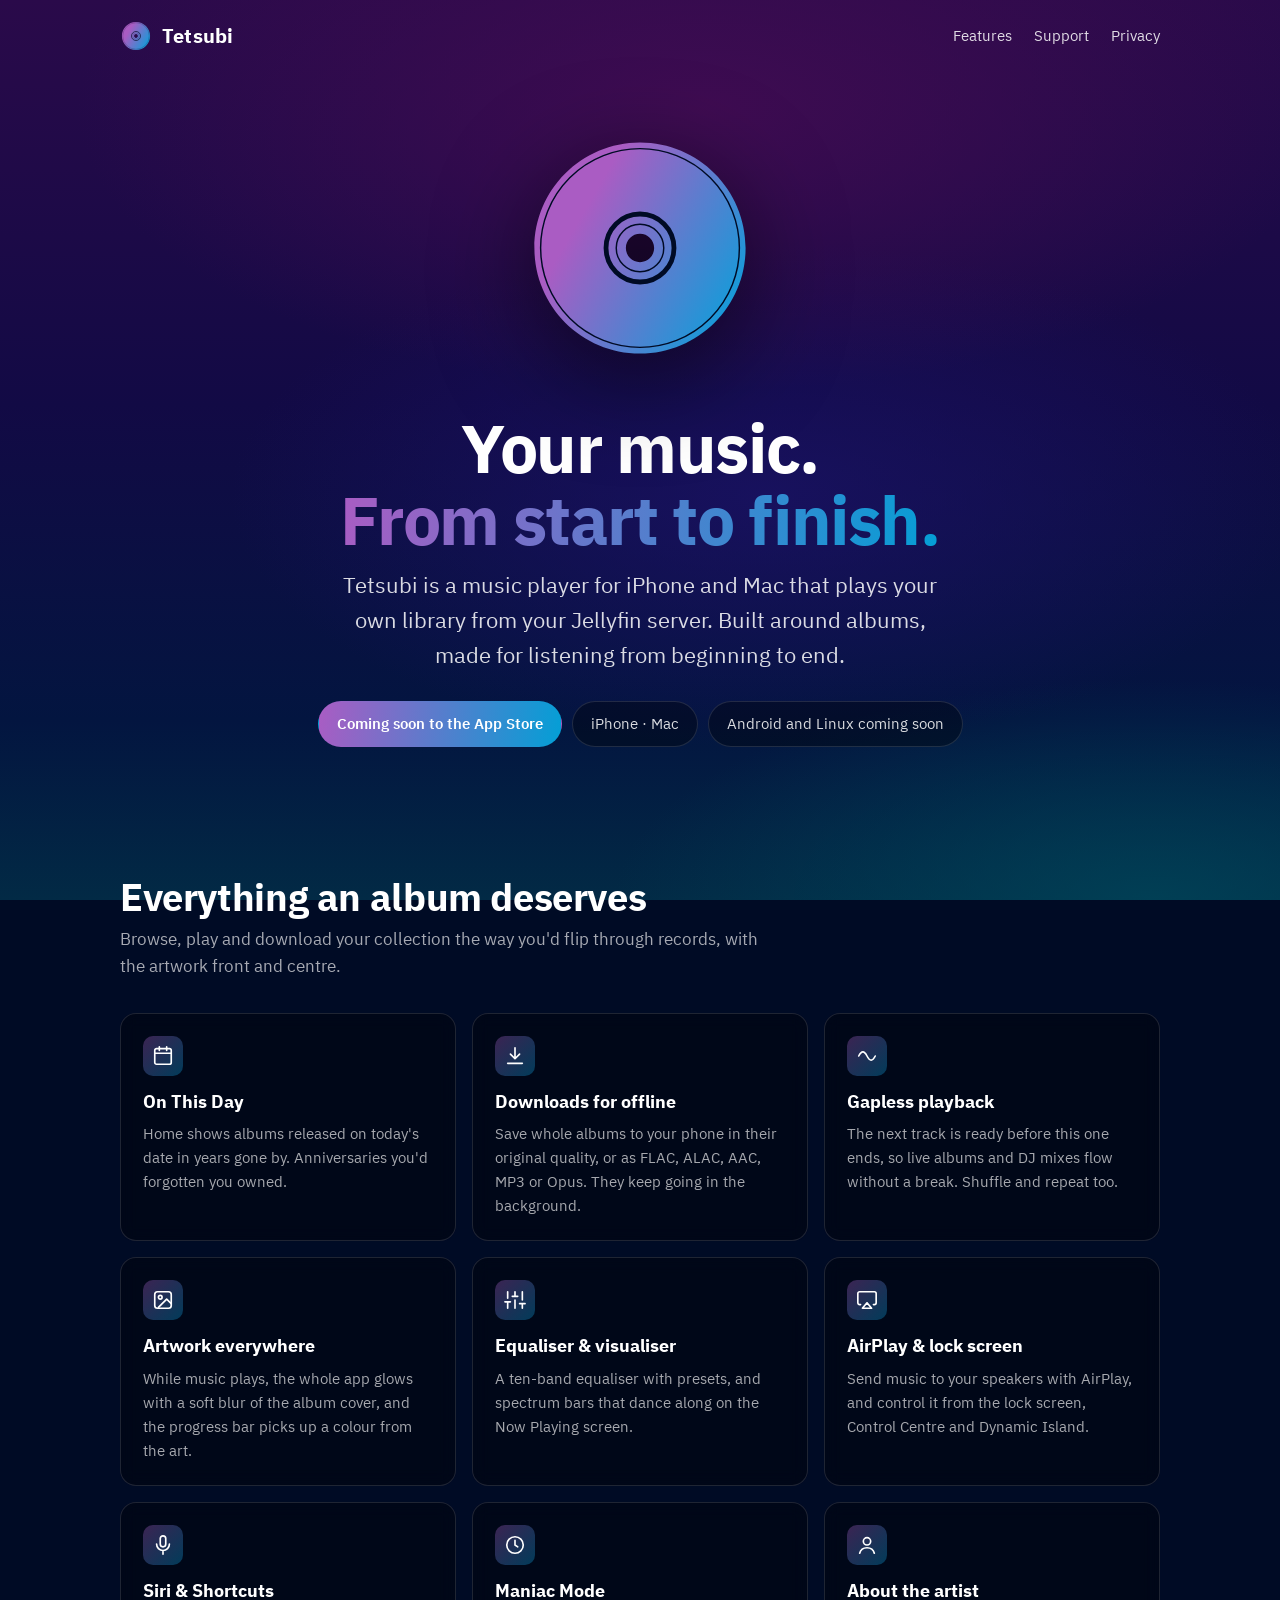
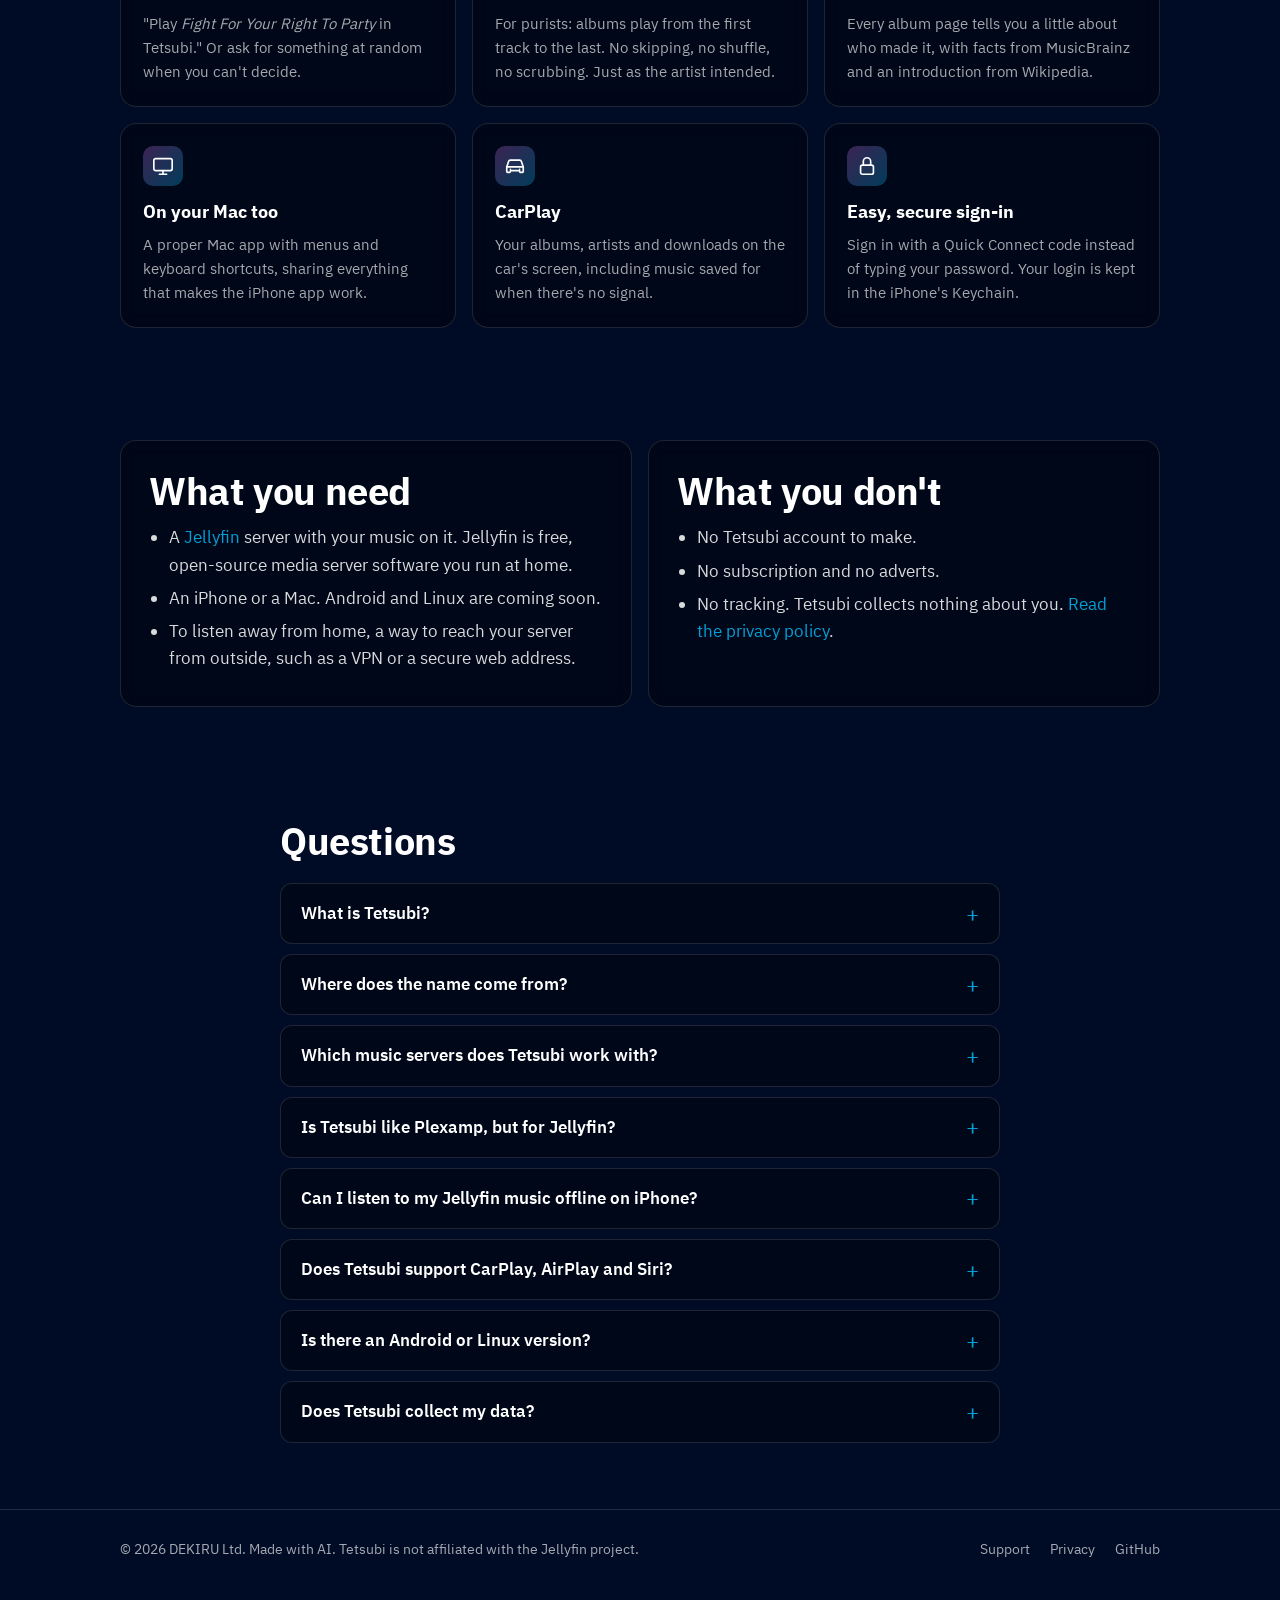
<file: index.html>
<!doctype html>
<html lang="en-GB">
<head>
  <meta charset="utf-8">
  <meta name="viewport" content="width=device-width, initial-scale=1">
  <title>Tetsubi — music player for Jellyfin on iPhone and Mac</title>
  <meta name="description" content="Tetsubi is a music player for iPhone and Mac that plays your own music library from your Jellyfin server. Album-first, offline downloads, gapless playback, no accounts and no tracking.">
  <meta name="robots" content="index, follow, max-image-preview:large">
  <link rel="canonical" href="https://tetsubi.app/">
  <meta name="theme-color" content="#000b25">
  <meta name="application-name" content="Tetsubi">
  <meta property="og:type" content="website">
  <meta property="og:site_name" content="Tetsubi">
  <meta property="og:locale" content="en_GB">
  <meta property="og:url" content="https://tetsubi.app/">
  <meta property="og:title" content="Tetsubi — music player for Jellyfin on iPhone and Mac">
  <meta property="og:description" content="Tetsubi is a music player for iPhone and Mac that plays your own music library from your Jellyfin server. Album-first, offline downloads, gapless playback, no accounts and no tracking.">
  <meta property="og:image" content="https://tetsubi.app/assets/social-card.png?v=2">
  <meta property="og:image:width" content="1200">
  <meta property="og:image:height" content="630">
  <meta property="og:image:alt" content="Tetsubi: Your music. From start to finish. A music player for Jellyfin on iPhone and Mac. Coming soon to the App Store; Android and Linux coming soon.">
  <meta name="twitter:card" content="summary_large_image">
  <meta name="twitter:title" content="Tetsubi — music player for Jellyfin on iPhone and Mac">
  <meta name="twitter:description" content="Tetsubi is a music player for iPhone and Mac that plays your own music library from your Jellyfin server. Album-first, offline downloads, gapless playback, no accounts and no tracking.">
  <meta name="twitter:image" content="https://tetsubi.app/assets/social-card.png?v=2">
  <link rel="alternate" type="text/plain" title="Tetsubi summary for AI assistants" href="https://tetsubi.app/llms.txt">
  <link rel="icon" href="favicon.ico" sizes="any">
  <link rel="icon" href="favicon.svg?v=2" type="image/svg+xml">
  <link rel="apple-touch-icon" href="assets/apple-touch-icon.png">
  <link rel="stylesheet" href="styles.css">
  <script type="application/ld+json">
  {
    "@context": "https://schema.org",
    "@graph": [
      {
        "@type": "Organization",
        "@id": "https://tetsubi.app/#org",
        "name": "DEKIRU",
        "legalName": "DEKIRU Ltd",
        "url": "https://tetsubi.app/"
      },
      {
        "@type": "WebSite",
        "@id": "https://tetsubi.app/#site",
        "name": "Tetsubi",
        "url": "https://tetsubi.app/",
        "publisher": {
          "@id": "https://tetsubi.app/#org"
        },
        "inLanguage": "en-GB",
        "about": {
          "@id": "https://tetsubi.app/#app"
        }
      },
      {
        "@type": "SoftwareApplication",
        "@id": "https://tetsubi.app/#app",
        "name": "Tetsubi",
        "alternateName": [
          "Tetsubi for Jellyfin",
          "Tetsubi music player"
        ],
        "description": "Tetsubi is a music player for iPhone and Mac that plays your own music library from your Jellyfin server, with offline album downloads, gapless playback, an equaliser, AirPlay, Siri and a Mac app.",
        "applicationCategory": "MultimediaApplication",
        "applicationSubCategory": "Music player",
        "operatingSystem": "iOS, macOS",
        "url": "https://tetsubi.app/",
        "image": "https://tetsubi.app/assets/app-icon-512.png",
        "screenshot": "https://tetsubi.app/assets/social-card.png?v=2",
        "publisher": {
          "@id": "https://tetsubi.app/#org"
        },
        "author": {
          "@id": "https://tetsubi.app/#org"
        },
        "inLanguage": "en-GB",
        "keywords": "Jellyfin music player, Jellyfin client, Jellyfin iOS app, Jellyfin Mac app, offline music, FLAC, gapless playback, self-hosted music",
        "featureList": [
          "Streams music from your own Jellyfin server",
          "Quick Connect sign-in",
          "Album downloads for offline listening (original, FLAC, ALAC, AAC, MP3, Opus, WAV)",
          "Gapless playback, shuffle and repeat",
          "On This Day album anniversaries",
          "Blurred album-art backgrounds",
          "10-band equaliser and visualiser",
          "AirPlay, lock-screen and Dynamic Island controls",
          "Siri and Shortcuts",
          "Maniac Mode: albums play start to finish",
          "Artist information from MusicBrainz and Wikipedia",
          "Mac app",
          "CarPlay"
        ],
        "privacyPolicy": "https://tetsubi.app/privacy.html"
      },
      {
        "@type": "FAQPage",
        "@id": "https://tetsubi.app/#faq",
        "mainEntity": [
          {
            "@type": "Question",
            "name": "What is Tetsubi?",
            "acceptedAnswer": {
              "@type": "Answer",
              "text": "Tetsubi is a music player app for iPhone and Mac that plays music from a Jellyfin server. It's a Jellyfin music client: it streams your own music library from your server, and downloads albums to your device so you can listen offline."
            }
          },
          {
            "@type": "Question",
            "name": "Where does the name come from?",
            "acceptedAnswer": {
              "@type": "Answer",
              "text": "The name comes from the Japanese saying 徹頭徹尾 (hiragana: てっとうてつび; Hepburn: tettō tetsubi), which means \"from beginning to end\". We chose it because that's how Tetsubi is meant to be listened to: albums played all the way through, from the first track to the last."
            }
          },
          {
            "@type": "Question",
            "name": "Which music servers does Tetsubi work with?",
            "acceptedAnswer": {
              "@type": "Answer",
              "text": "Jellyfin. Tetsubi is made for Jellyfin servers and signs in with Jellyfin's Quick Connect or a Jellyfin username and password. It doesn't connect to Plex, Emby, Navidrome or Subsonic servers."
            }
          },
          {
            "@type": "Question",
            "name": "Is Tetsubi like Plexamp, but for Jellyfin?",
            "acceptedAnswer": {
              "@type": "Answer",
              "text": "In spirit, yes. Plexamp is Plex's music app; Tetsubi brings the same album-first feel to Jellyfin, with blurred album-art backgrounds, gapless playback and a Now Playing screen built around the cover. Tetsubi isn't made by or connected with Plex."
            }
          },
          {
            "@type": "Question",
            "name": "Can I listen to my Jellyfin music offline on iPhone?",
            "acceptedAnswer": {
              "@type": "Answer",
              "text": "Yes. Download any album in Tetsubi and it plays with no connection, including on the lock screen with its artwork. Downloads can keep their original quality (such as FLAC) or be converted to ALAC, AAC, MP3, Opus or WAV."
            }
          },
          {
            "@type": "Question",
            "name": "Does Tetsubi support CarPlay, AirPlay and Siri?",
            "acceptedAnswer": {
              "@type": "Answer",
              "text": "Yes, all three."
            }
          },
          {
            "@type": "Question",
            "name": "Is there an Android or Linux version?",
            "acceptedAnswer": {
              "@type": "Answer",
              "text": "Yes, both are in the works and coming soon. Tetsubi is available for iPhone and Mac first."
            }
          },
          {
            "@type": "Question",
            "name": "Does Tetsubi collect my data?",
            "acceptedAnswer": {
              "@type": "Answer",
              "text": "No. There's no Tetsubi account, no analytics and no adverts. The app talks only to your own Jellyfin server, plus MusicBrainz, Wikidata and Wikipedia for artist information. See the privacy policy."
            }
          }
        ]
      }
    ]
  }
  </script>
</head>
<body>
  <header class="site-header">
    <div class="wrap">
      <a class="brand" href="./"><img src="assets/disc.svg?v=2" alt="">Tetsubi</a>
      <nav class="site-nav">
        <a href="./#features">Features</a>
        <a href="support.html">Support</a>
        <a href="privacy.html">Privacy</a>
      </nav>
    </div>
  </header>

  <main>
    <div class="hero">
      <div class="wrap">
        <img class="disc" src="assets/disc.svg?v=2" alt="The Tetsubi app icon: a pink-to-blue disc" width="240" height="240">
        <h1>Your music.<br><span class="grad">From start to finish.</span></h1>
        <p class="lede">Tetsubi is a music player for iPhone and Mac that plays your own library from your Jellyfin server. Built around albums, made for listening from beginning to end.</p>
        <div class="badges">
          <span class="pill primary">Coming soon to the App Store</span>
          <span class="pill">iPhone · Mac</span>
          <span class="pill">Android and Linux coming soon</span>
        </div>
      </div>
    </div>

    <section id="features">
      <div class="wrap">
        <h2>Everything an album deserves</h2>
        <p class="section-intro">Browse, play and download your collection the way you'd flip through records, with the artwork front and centre.</p>
        <div class="grid">
          <div class="card">
            <div class="icon"><svg viewBox="0 0 24 24"><rect x="3" y="4" width="18" height="17" rx="2"/><path d="M3 9h18M8 2v4M16 2v4"/></svg></div>
            <h3>On This Day</h3>
            <p>Home shows albums released on today's date in years gone by. Anniversaries you'd forgotten you owned.</p>
          </div>
          <div class="card">
            <div class="icon"><svg viewBox="0 0 24 24"><path d="M12 3v12M7 10l5 5 5-5M4 20h16"/></svg></div>
            <h3>Downloads for offline</h3>
            <p>Save whole albums to your phone in their original quality, or as FLAC, ALAC, AAC, MP3 or Opus. They keep going in the background.</p>
          </div>
          <div class="card">
            <div class="icon"><svg viewBox="0 0 24 24"><path d="M3 12c3-6 6-6 9 0s6 6 9 0"/></svg></div>
            <h3>Gapless playback</h3>
            <p>The next track is ready before this one ends, so live albums and DJ mixes flow without a break. Shuffle and repeat too.</p>
          </div>
          <div class="card">
            <div class="icon"><svg viewBox="0 0 24 24"><rect x="3" y="3" width="18" height="18" rx="3"/><circle cx="9" cy="9" r="2"/><path d="M21 16l-5-5-9 9"/></svg></div>
            <h3>Artwork everywhere</h3>
            <p>While music plays, the whole app glows with a soft blur of the album cover, and the progress bar picks up a colour from the art.</p>
          </div>
          <div class="card">
            <div class="icon"><svg viewBox="0 0 24 24"><path d="M4 21v-7M4 10V3M12 21v-9M12 8V3M20 21v-5M20 12V3M1 14h6M9 8h6M17 16h6"/></svg></div>
            <h3>Equaliser &amp; visualiser</h3>
            <p>A ten-band equaliser with presets, and spectrum bars that dance along on the Now Playing screen.</p>
          </div>
          <div class="card">
            <div class="icon"><svg viewBox="0 0 24 24"><path d="M5 17H4a2 2 0 0 1-2-2V5a2 2 0 0 1 2-2h16a2 2 0 0 1 2 2v10a2 2 0 0 1-2 2h-1"/><path d="M12 15l5 6H7z"/></svg></div>
            <h3>AirPlay &amp; lock screen</h3>
            <p>Send music to your speakers with AirPlay, and control it from the lock screen, Control Centre and Dynamic Island.</p>
          </div>
          <div class="card">
            <div class="icon"><svg viewBox="0 0 24 24"><rect x="9" y="2" width="6" height="12" rx="3"/><path d="M5 11a7 7 0 0 0 14 0M12 18v4"/></svg></div>
            <h3>Siri &amp; Shortcuts</h3>
            <p>"Play <em>Fight For Your Right To Party</em> in Tetsubi." Or ask for something at random when you can't decide.</p>
          </div>
          <div class="card">
            <div class="icon"><svg viewBox="0 0 24 24"><circle cx="12" cy="12" r="9"/><path d="M12 7v5l3 2"/></svg></div>
            <h3>Maniac Mode</h3>
            <p>For purists: albums play from the first track to the last. No skipping, no shuffle, no scrubbing. Just as the artist intended.</p>
          </div>
          <div class="card">
            <div class="icon"><svg viewBox="0 0 24 24"><circle cx="12" cy="8" r="4"/><path d="M4 21c1-4 4.5-6 8-6s7 2 8 6"/></svg></div>
            <h3>About the artist</h3>
            <p>Every album page tells you a little about who made it, with facts from MusicBrainz and an introduction from Wikipedia.</p>
          </div>
          <div class="card">
            <div class="icon"><svg viewBox="0 0 24 24"><rect x="2" y="4" width="20" height="13" rx="2"/><path d="M8 21h8M12 17v4"/></svg></div>
            <h3>On your Mac too</h3>
            <p>A proper Mac app with menus and keyboard shortcuts, sharing everything that makes the iPhone app work.</p>
          </div>
          <div class="card">
            <div class="icon"><svg viewBox="0 0 24 24"><path d="M3 13l2-6a2 2 0 0 1 2-1.4h10A2 2 0 0 1 19 7l2 6v5a1 1 0 0 1-1 1h-2a1 1 0 0 1-1-1v-1H7v1a1 1 0 0 1-1 1H4a1 1 0 0 1-1-1z"/><path d="M3 13h18M7 15.5h.01M17 15.5h.01"/></svg></div>
            <h3>CarPlay</h3>
            <p>Your albums, artists and downloads on the car's screen, including music saved for when there's no signal.</p>
          </div>
          <div class="card">
            <div class="icon"><svg viewBox="0 0 24 24"><rect x="5" y="11" width="14" height="10" rx="2"/><path d="M8 11V7a4 4 0 0 1 8 0v4"/></svg></div>
            <h3>Easy, secure sign-in</h3>
            <p>Sign in with a Quick Connect code instead of typing your password. Your login is kept in the iPhone's Keychain.</p>
          </div>
        </div>
      </div>
    </section>

    <section>
      <div class="wrap">
        <div class="split">
          <div class="card">
            <h2>What you need</h2>
            <ul>
              <li>A <a href="https://jellyfin.org/">Jellyfin</a> server with your music on it. Jellyfin is free, open-source media server software you run at home.</li>
              <li>An iPhone or a Mac. Android and Linux are coming soon.</li>
              <li>To listen away from home, a way to reach your server from outside, such as a VPN or a secure web address.</li>
            </ul>
          </div>
          <div class="card">
            <h2>What you don't</h2>
            <ul>
              <li>No Tetsubi account to make.</li>
              <li>No subscription and no adverts.</li>
              <li>No tracking. Tetsubi collects nothing about you. <a href="privacy.html">Read the privacy policy</a>.</li>
            </ul>
          </div>
        </div>
      </div>
    </section>

    <section id="faq" class="faq">
      <div class="wrap">
        <h2>Questions</h2>

        <details>
          <summary>What is Tetsubi?</summary>
          <div>
            <p>Tetsubi is a music player app for iPhone and Mac that plays music from a Jellyfin server. It's a Jellyfin music client: it streams your own music library from your server, and downloads albums to your device so you can listen offline.</p>
          </div>
        </details>

        <details>
          <summary>Where does the name come from?</summary>
          <div>
            <p>The name comes from the Japanese saying <span lang="ja">徹頭徹尾</span> (hiragana: <span lang="ja">てっとうてつび</span>; Hepburn: <i lang="ja-Latn">tettō tetsubi</i>), which means "from beginning to end". We chose it because that's how Tetsubi is meant to be listened to: albums played all the way through, from the first track to the last.</p>
          </div>
        </details>

        <details>
          <summary>Which music servers does Tetsubi work with?</summary>
          <div>
            <p>Jellyfin. Tetsubi is made for Jellyfin servers and signs in with Jellyfin's Quick Connect or a Jellyfin username and password. It doesn't connect to Plex, Emby, Navidrome or Subsonic servers.</p>
          </div>
        </details>

        <details>
          <summary>Is Tetsubi like Plexamp, but for Jellyfin?</summary>
          <div>
            <p>In spirit, yes. Plexamp is Plex's music app; Tetsubi brings the same album-first feel to Jellyfin, with blurred album-art backgrounds, gapless playback and a Now Playing screen built around the cover. Tetsubi isn't made by or connected with Plex.</p>
          </div>
        </details>

        <details>
          <summary>Can I listen to my Jellyfin music offline on iPhone?</summary>
          <div>
            <p>Yes. Download any album in Tetsubi and it plays with no connection, including on the lock screen with its artwork. Downloads can keep their original quality (such as FLAC) or be converted to ALAC, AAC, MP3, Opus or WAV.</p>
          </div>
        </details>

        <details>
          <summary>Does Tetsubi support CarPlay, AirPlay and Siri?</summary>
          <div>
            <p>Yes, all three.</p>
          </div>
        </details>

        <details>
          <summary>Is there an Android or Linux version?</summary>
          <div>
            <p>Yes, both are in the works and coming soon. Tetsubi is available for iPhone and Mac first.</p>
          </div>
        </details>

        <details>
          <summary>Does Tetsubi collect my data?</summary>
          <div>
            <p>No. There's no Tetsubi account, no analytics and no adverts. The app talks only to your own Jellyfin server, plus MusicBrainz, Wikidata and Wikipedia for artist information. See the <a href="privacy.html">privacy policy</a>.</p>
          </div>
        </details>
      </div>
    </section>
  </main>

  <footer class="site-footer">
    <div class="wrap">
      <span>© 2026 DEKIRU Ltd. Made with AI. Tetsubi is not affiliated with the Jellyfin project.</span>
      <nav>
        <a href="support.html">Support</a>
        <a href="privacy.html">Privacy</a>
        <a href="https://github.com/tetsubi-app">GitHub</a>
      </nav>
    </div>
  </footer>
</body>
</html>
</file>
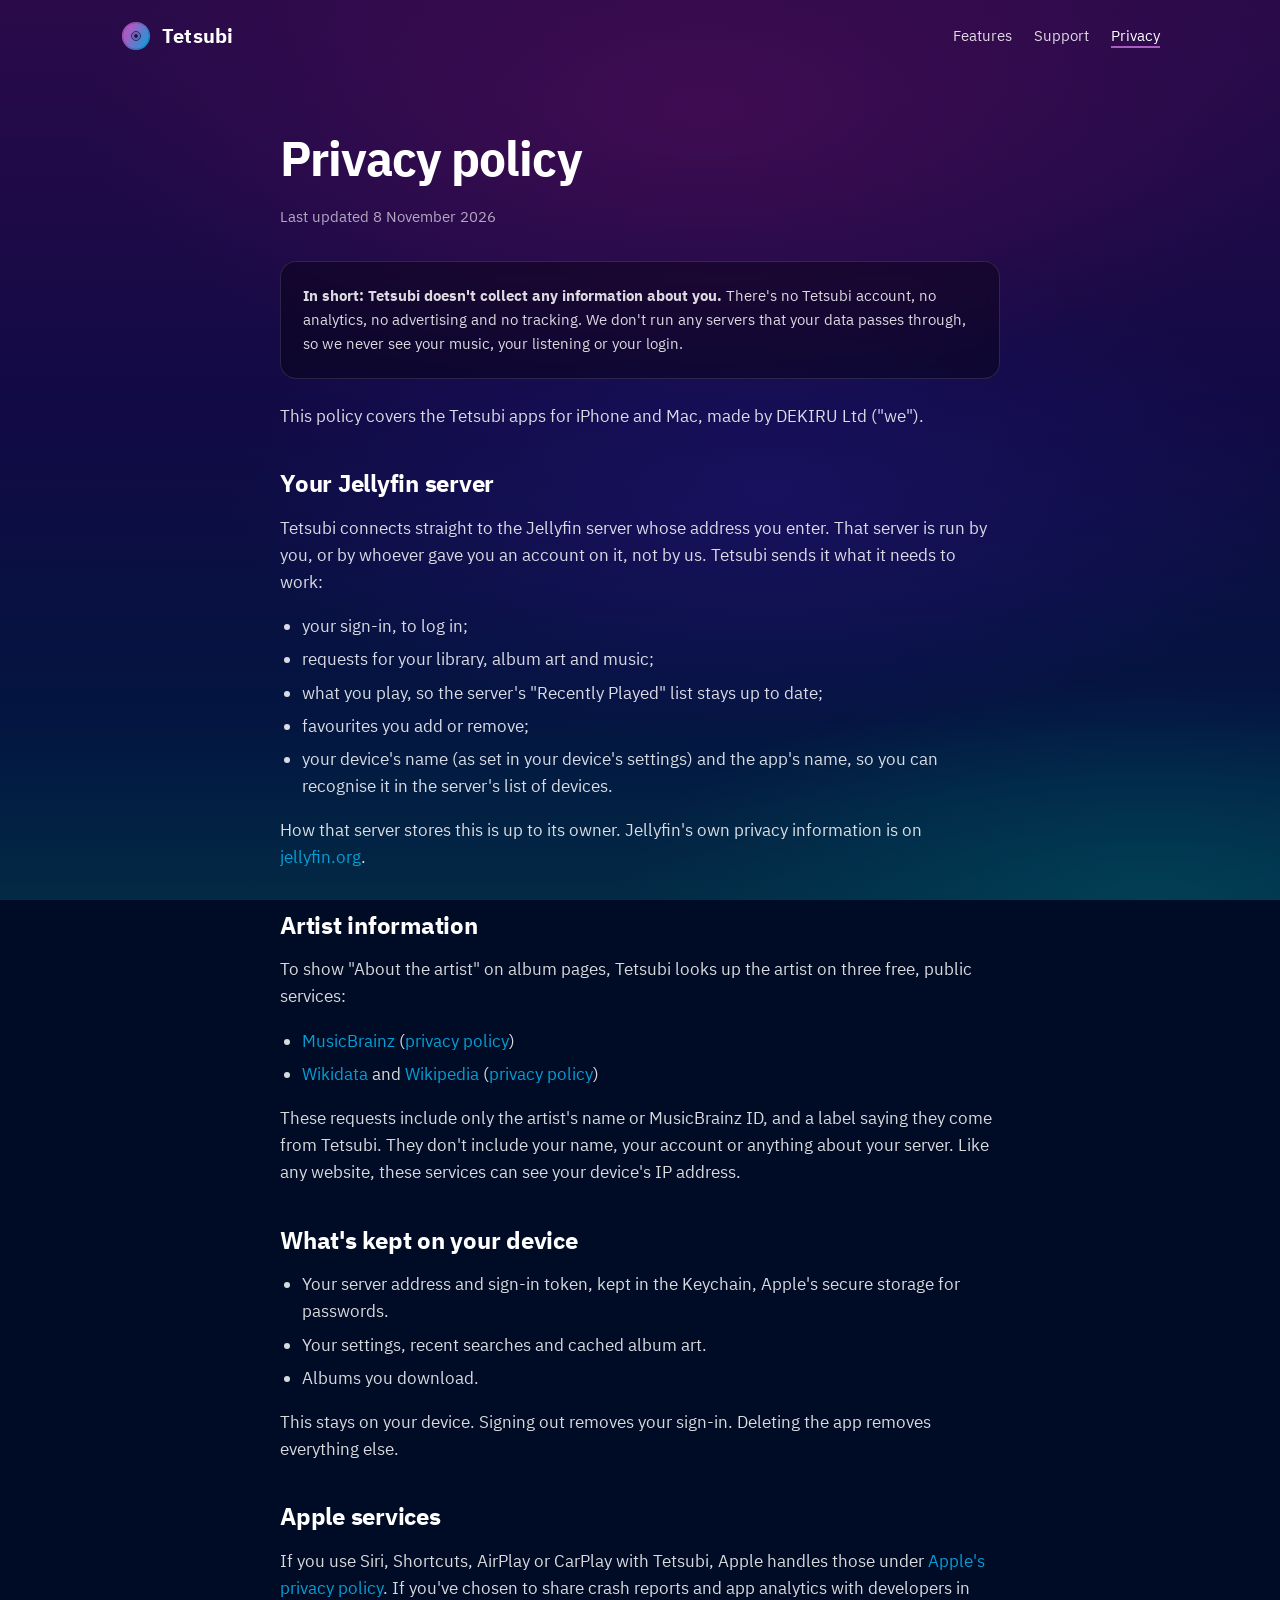
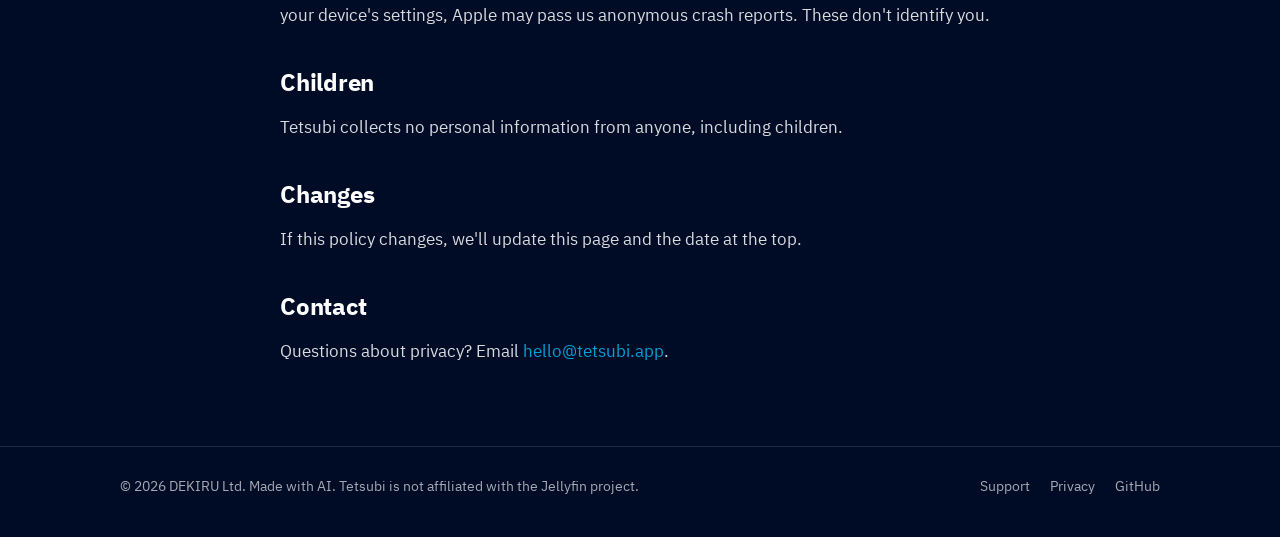
<file: privacy.html>
<!doctype html>
<html lang="en-GB">
<head>
  <meta charset="utf-8">
  <meta name="viewport" content="width=device-width, initial-scale=1">
  <title>Privacy policy — Tetsubi, the Jellyfin music player</title>
  <meta name="description" content="Tetsubi's privacy policy. Tetsubi collects no personal data: it talks only to your own Jellyfin server, plus MusicBrainz, Wikidata and Wikipedia for artist information.">
  <meta name="robots" content="index, follow, max-image-preview:large">
  <link rel="canonical" href="https://tetsubi.app/privacy.html">
  <meta name="theme-color" content="#000b25">
  <meta name="application-name" content="Tetsubi">
  <meta property="og:type" content="website">
  <meta property="og:site_name" content="Tetsubi">
  <meta property="og:locale" content="en_GB">
  <meta property="og:url" content="https://tetsubi.app/privacy.html">
  <meta property="og:title" content="Privacy policy — Tetsubi, the Jellyfin music player">
  <meta property="og:description" content="Tetsubi's privacy policy. Tetsubi collects no personal data: it talks only to your own Jellyfin server, plus MusicBrainz, Wikidata and Wikipedia for artist information.">
  <meta property="og:image" content="https://tetsubi.app/assets/social-card.png?v=2">
  <meta property="og:image:width" content="1200">
  <meta property="og:image:height" content="630">
  <meta property="og:image:alt" content="Tetsubi: Your music. From start to finish. A music player for Jellyfin on iPhone and Mac. Coming soon to the App Store; Android and Linux coming soon.">
  <meta name="twitter:card" content="summary_large_image">
  <meta name="twitter:title" content="Privacy policy — Tetsubi, the Jellyfin music player">
  <meta name="twitter:description" content="Tetsubi's privacy policy. Tetsubi collects no personal data: it talks only to your own Jellyfin server, plus MusicBrainz, Wikidata and Wikipedia for artist information.">
  <meta name="twitter:image" content="https://tetsubi.app/assets/social-card.png?v=2">
  <link rel="alternate" type="text/plain" title="Tetsubi summary for AI assistants" href="https://tetsubi.app/llms.txt">
  <link rel="icon" href="favicon.ico" sizes="any">
  <link rel="icon" href="favicon.svg?v=2" type="image/svg+xml">
  <link rel="apple-touch-icon" href="assets/apple-touch-icon.png">
  <link rel="stylesheet" href="styles.css">
  <script type="application/ld+json">
  {
    "@context": "https://schema.org",
    "@graph": [
      {
        "@type": "Organization",
        "@id": "https://tetsubi.app/#org",
        "name": "DEKIRU",
        "legalName": "DEKIRU Ltd",
        "url": "https://tetsubi.app/"
      },
      {
        "@type": "WebPage",
        "@id": "https://tetsubi.app/privacy.html",
        "name": "Tetsubi privacy policy",
        "about": {
          "@id": "https://tetsubi.app/#app"
        },
        "dateModified": "2026-11-08",
        "inLanguage": "en-GB"
      },
      {
        "@type": "BreadcrumbList",
        "itemListElement": [
          {
            "@type": "ListItem",
            "position": 1,
            "name": "Tetsubi",
            "item": "https://tetsubi.app/"
          },
          {
            "@type": "ListItem",
            "position": 2,
            "name": "Privacy policy",
            "item": "https://tetsubi.app/privacy.html"
          }
        ]
      }
    ]
  }
  </script>
</head>
<body>
  <header class="site-header">
    <div class="wrap">
      <a class="brand" href="./"><img src="assets/disc.svg?v=2" alt="">Tetsubi</a>
      <nav class="site-nav">
        <a href="./#features">Features</a>
        <a href="support.html">Support</a>
        <a href="privacy.html" aria-current="page">Privacy</a>
      </nav>
    </div>
  </header>

  <main class="page">
    <div class="wrap">
      <h1>Privacy policy</h1>
      <p class="updated">Last updated 8 November 2026</p>

      <div class="card">
        <p><strong>In short: Tetsubi doesn't collect any information about you.</strong> There's no Tetsubi account, no analytics, no advertising and no tracking. We don't run any servers that your data passes through, so we never see your music, your listening or your login.</p>
      </div>

      <p>This policy covers the Tetsubi apps for iPhone and Mac, made by DEKIRU Ltd ("we").</p>

      <h2>Your Jellyfin server</h2>
      <p>Tetsubi connects straight to the Jellyfin server whose address you enter. That server is run by you, or by whoever gave you an account on it, not by us. Tetsubi sends it what it needs to work:</p>
      <ul>
        <li>your sign-in, to log in;</li>
        <li>requests for your library, album art and music;</li>
        <li>what you play, so the server's "Recently Played" list stays up to date;</li>
        <li>favourites you add or remove;</li>
        <li>your device's name (as set in your device's settings) and the app's name, so you can recognise it in the server's list of devices.</li>
      </ul>
      <p>How that server stores this is up to its owner. Jellyfin's own privacy information is on <a href="https://jellyfin.org/">jellyfin.org</a>.</p>

      <h2>Artist information</h2>
      <p>To show "About the artist" on album pages, Tetsubi looks up the artist on three free, public services:</p>
      <ul>
        <li><a href="https://musicbrainz.org/">MusicBrainz</a> (<a href="https://metabrainz.org/privacy">privacy policy</a>)</li>
        <li><a href="https://www.wikidata.org/">Wikidata</a> and <a href="https://en.wikipedia.org/">Wikipedia</a> (<a href="https://foundation.wikimedia.org/wiki/Policy:Privacy_policy">privacy policy</a>)</li>
      </ul>
      <p>These requests include only the artist's name or MusicBrainz ID, and a label saying they come from Tetsubi. They don't include your name, your account or anything about your server. Like any website, these services can see your device's IP address.</p>

      <h2>What's kept on your device</h2>
      <ul>
        <li>Your server address and sign-in token, kept in the Keychain, Apple's secure storage for passwords.</li>
        <li>Your settings, recent searches and cached album art.</li>
        <li>Albums you download.</li>
      </ul>
      <p>This stays on your device. Signing out removes your sign-in. Deleting the app removes everything else.</p>

      <h2>Apple services</h2>
      <p>If you use Siri, Shortcuts, AirPlay or CarPlay with Tetsubi, Apple handles those under <a href="https://www.apple.com/legal/privacy/">Apple's privacy policy</a>. If you've chosen to share crash reports and app analytics with developers in your device's settings, Apple may pass us anonymous crash reports. These don't identify you.</p>

      <h2>Children</h2>
      <p>Tetsubi collects no personal information from anyone, including children.</p>

      <h2>Changes</h2>
      <p>If this policy changes, we'll update this page and the date at the top.</p>

      <h2>Contact</h2>
      <!-- TODO: replace with the real support email address before publishing. -->
      <p>Questions about privacy? Email <a href="mailto:hello@tetsubi.app">hello@tetsubi.app</a>.</p>
    </div>
  </main>

  <footer class="site-footer">
    <div class="wrap">
      <span>© 2026 DEKIRU Ltd. Made with AI. Tetsubi is not affiliated with the Jellyfin project.</span>
      <nav>
        <a href="support.html">Support</a>
        <a href="privacy.html">Privacy</a>
        <a href="https://github.com/tetsubi-app">GitHub</a>
      </nav>
    </div>
  </footer>
</body>
</html>
</file>
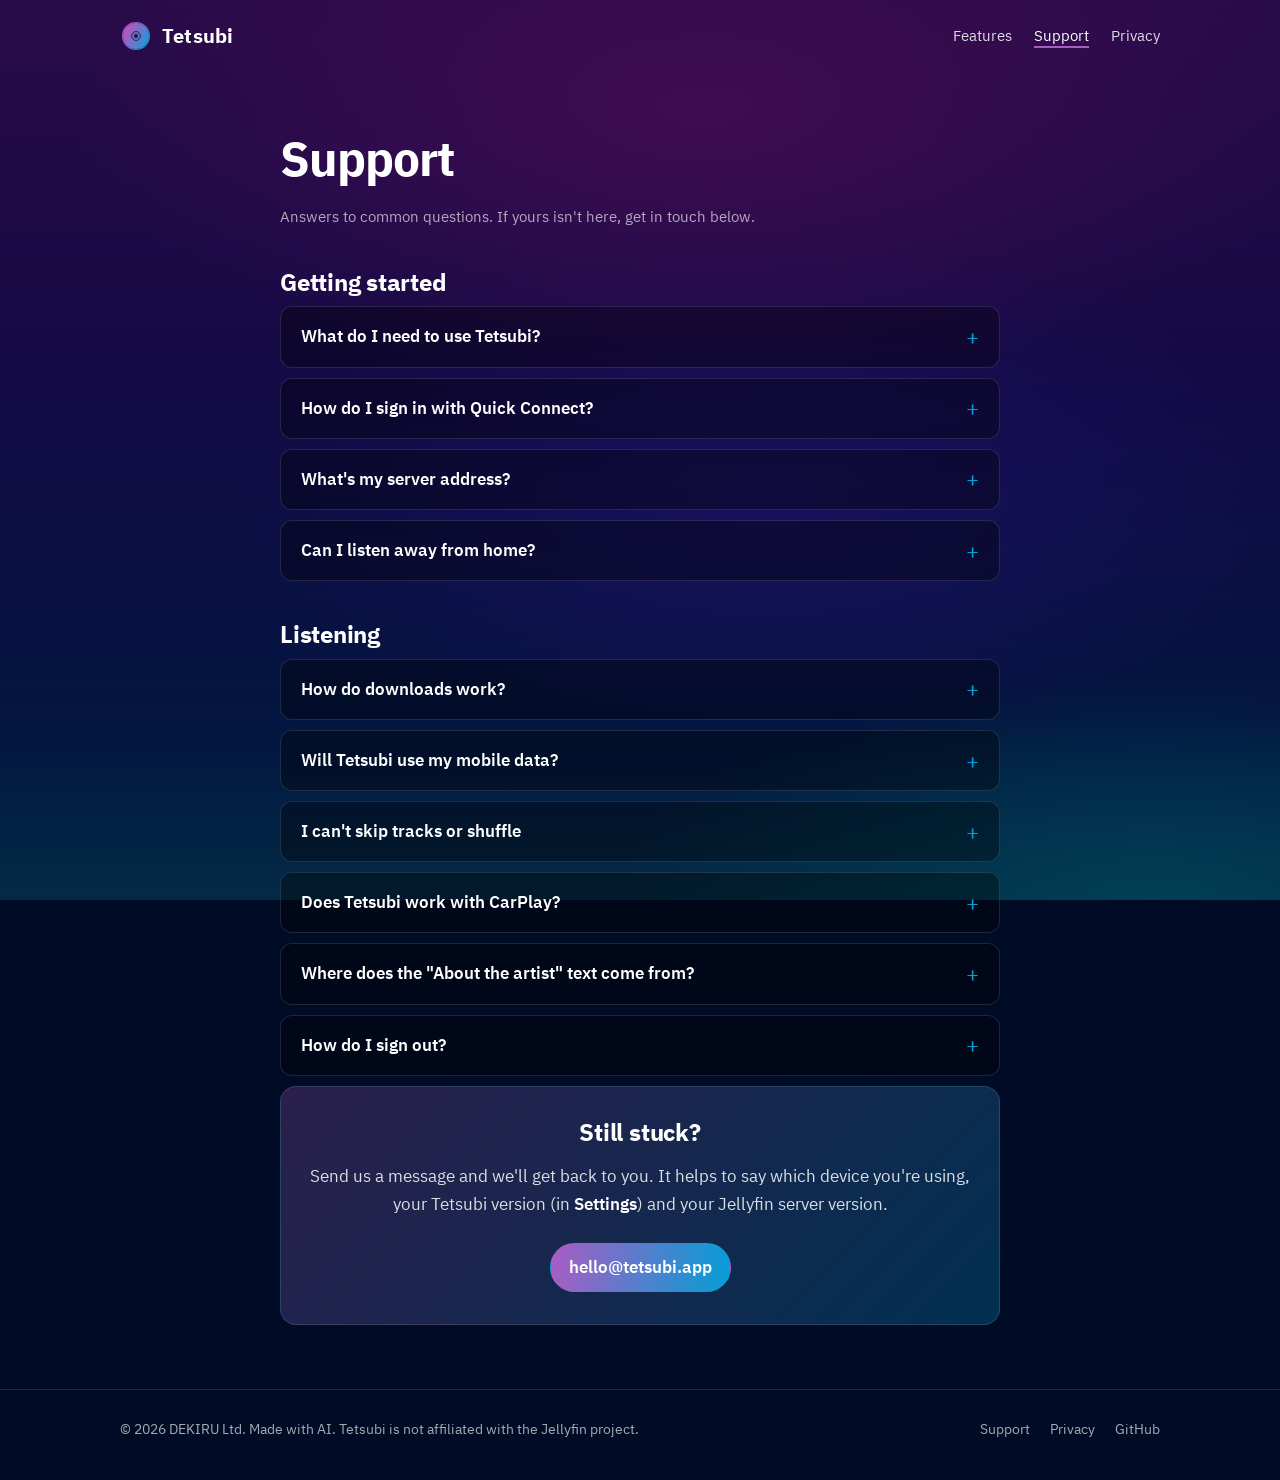
<file: support.html>
<!doctype html>
<html lang="en-GB">
<head>
  <meta charset="utf-8">
  <meta name="viewport" content="width=device-width, initial-scale=1">
  <title>Support — Tetsubi, the Jellyfin music player</title>
  <meta name="description" content="Help with Tetsubi, the Jellyfin music player for iPhone and Mac: signing in with Quick Connect, downloads, listening away from home, mobile data and how to get in touch.">
  <meta name="robots" content="index, follow, max-image-preview:large">
  <link rel="canonical" href="https://tetsubi.app/support.html">
  <meta name="theme-color" content="#000b25">
  <meta name="application-name" content="Tetsubi">
  <meta property="og:type" content="website">
  <meta property="og:site_name" content="Tetsubi">
  <meta property="og:locale" content="en_GB">
  <meta property="og:url" content="https://tetsubi.app/support.html">
  <meta property="og:title" content="Support — Tetsubi, the Jellyfin music player">
  <meta property="og:description" content="Help with Tetsubi, the Jellyfin music player for iPhone and Mac: signing in with Quick Connect, downloads, listening away from home, mobile data and how to get in touch.">
  <meta property="og:image" content="https://tetsubi.app/assets/social-card.png?v=2">
  <meta property="og:image:width" content="1200">
  <meta property="og:image:height" content="630">
  <meta property="og:image:alt" content="Tetsubi: Your music. From start to finish. A music player for Jellyfin on iPhone and Mac. Coming soon to the App Store; Android and Linux coming soon.">
  <meta name="twitter:card" content="summary_large_image">
  <meta name="twitter:title" content="Support — Tetsubi, the Jellyfin music player">
  <meta name="twitter:description" content="Help with Tetsubi, the Jellyfin music player for iPhone and Mac: signing in with Quick Connect, downloads, listening away from home, mobile data and how to get in touch.">
  <meta name="twitter:image" content="https://tetsubi.app/assets/social-card.png?v=2">
  <link rel="alternate" type="text/plain" title="Tetsubi summary for AI assistants" href="https://tetsubi.app/llms.txt">
  <link rel="icon" href="favicon.ico" sizes="any">
  <link rel="icon" href="favicon.svg?v=2" type="image/svg+xml">
  <link rel="apple-touch-icon" href="assets/apple-touch-icon.png">
  <link rel="stylesheet" href="styles.css">
  <script type="application/ld+json">
  {
    "@context": "https://schema.org",
    "@graph": [
      {
        "@type": "Organization",
        "@id": "https://tetsubi.app/#org",
        "name": "DEKIRU",
        "legalName": "DEKIRU Ltd",
        "url": "https://tetsubi.app/"
      },
      {
        "@type": "FAQPage",
        "@id": "https://tetsubi.app/support.html#faq",
        "name": "Tetsubi support",
        "about": {
          "@id": "https://tetsubi.app/#app"
        },
        "mainEntity": [
          {
            "@type": "Question",
            "name": "What do I need to use Tetsubi?",
            "acceptedAnswer": {
              "@type": "Answer",
              "text": "A Jellyfin server with a music library, and an account on it. Tetsubi doesn't supply any music: it plays what's on your server."
            }
          },
          {
            "@type": "Question",
            "name": "How do I sign in with Quick Connect?",
            "acceptedAnswer": {
              "@type": "Answer",
              "text": "Enter your server's address in Tetsubi and it shows a six-digit code. Then, signed in to Jellyfin somewhere else (the Jellyfin website or another Jellyfin app), open your profile, choose Quick Connect and type the code in. Tetsubi signs in by itself a moment later. If the code doesn't appear, Quick Connect may be turned off. Your server's administrator can turn it on in the Jellyfin dashboard under General. Or tap Sign in with username & password to sign in that way instead."
            }
          },
          {
            "@type": "Question",
            "name": "What's my server address?",
            "acceptedAnswer": {
              "@type": "Answer",
              "text": "It's the address you use to open Jellyfin in a web browser, for example http://192.168.1.20:8096 at home, or https://music.example.com if you've set up a web address for it."
            }
          },
          {
            "@type": "Question",
            "name": "Can I listen away from home?",
            "acceptedAnswer": {
              "@type": "Answer",
              "text": "Yes, as long as your phone can reach your server. Common ways are a VPN back to your home network (such as Tailscale or WireGuard), or a secure https:// web address for your server. Jellyfin's own documentation covers setting these up. Or download albums before you leave: downloaded music plays with no connection at all."
            }
          },
          {
            "@type": "Question",
            "name": "How do downloads work?",
            "acceptedAnswer": {
              "@type": "Answer",
              "text": "Tap the download button on any album. Downloads carry on while Tetsubi is in the background, and you can pause, resume or cancel them from the Downloads tab, which also shows how much space they use. Choose the format in Settings. Original (as served) keeps the files exactly as they are on your server. Tetsubi never converts a lossy file (like an MP3) into a lossless one, because that would make it bigger without making it sound better."
            }
          },
          {
            "@type": "Question",
            "name": "Will Tetsubi use my mobile data?",
            "acceptedAnswer": {
              "@type": "Answer",
              "text": "Yes, unless you're on Wi-Fi. To save data, Tetsubi streams at a lower quality on mobile data; you choose the quality, or turn Streaming over mobile data off to stream the original files. Downloading over mobile data is a separate setting. You'll find both in Settings."
            }
          },
          {
            "@type": "Question",
            "name": "I can't skip tracks or shuffle",
            "acceptedAnswer": {
              "@type": "Answer",
              "text": "Maniac Mode is probably on. It plays albums from start to finish with no skipping, shuffle, repeat or scrubbing. Turn it off at the top of Settings."
            }
          },
          {
            "@type": "Question",
            "name": "Does Tetsubi work with CarPlay?",
            "acceptedAnswer": {
              "@type": "Answer",
              "text": "Yes. Your albums, artists and downloads show on the car's screen, including music saved for when there's no signal."
            }
          },
          {
            "@type": "Question",
            "name": "Where does the \"About the artist\" text come from?",
            "acceptedAnswer": {
              "@type": "Answer",
              "text": "From MusicBrainz, Wikidata and Wikipedia. If something's wrong, it can be corrected there, and Tetsubi will pick up the change."
            }
          },
          {
            "@type": "Question",
            "name": "How do I sign out?",
            "acceptedAnswer": {
              "@type": "Answer",
              "text": "Go to Settings and tap Sign Out. Your downloads stay on the device until you delete them."
            }
          }
        ]
      },
      {
        "@type": "BreadcrumbList",
        "itemListElement": [
          {
            "@type": "ListItem",
            "position": 1,
            "name": "Tetsubi",
            "item": "https://tetsubi.app/"
          },
          {
            "@type": "ListItem",
            "position": 2,
            "name": "Support",
            "item": "https://tetsubi.app/support.html"
          }
        ]
      }
    ]
  }
  </script>
</head>
<body>
  <header class="site-header">
    <div class="wrap">
      <a class="brand" href="./"><img src="assets/disc.svg?v=2" alt="">Tetsubi</a>
      <nav class="site-nav">
        <a href="./#features">Features</a>
        <a href="support.html" aria-current="page">Support</a>
        <a href="privacy.html">Privacy</a>
      </nav>
    </div>
  </header>

  <main class="page">
    <div class="wrap">
      <h1>Support</h1>
      <p class="updated">Answers to common questions. If yours isn't here, get in touch below.</p>

      <h2>Getting started</h2>

      <details>
        <summary>What do I need to use Tetsubi?</summary>
        <div>
          <p>A <a href="https://jellyfin.org/">Jellyfin</a> server with a music library, and an account on it. Tetsubi doesn't supply any music: it plays what's on your server.</p>
        </div>
      </details>

      <details>
        <summary>How do I sign in with Quick Connect?</summary>
        <div>
          <p>Enter your server's address in Tetsubi and it shows a six-digit code. Then, signed in to Jellyfin somewhere else (the Jellyfin website or another Jellyfin app), open your profile, choose <span class="ui">Quick Connect</span> and type the code in. Tetsubi signs in by itself a moment later.</p>
          <p>If the code doesn't appear, Quick Connect may be turned off. Your server's administrator can turn it on in the Jellyfin dashboard under <span class="ui">General</span>. Or tap <span class="ui">Sign in with username &amp; password</span> to sign in that way instead.</p>
        </div>
      </details>

      <details>
        <summary>What's my server address?</summary>
        <div>
          <p>It's the address you use to open Jellyfin in a web browser, for example <code>http://192.168.1.20:8096</code> at home, or <code>https://music.example.com</code> if you've set up a web address for it.</p>
        </div>
      </details>

      <details>
        <summary>Can I listen away from home?</summary>
        <div>
          <p>Yes, as long as your phone can reach your server. Common ways are a VPN back to your home network (such as Tailscale or WireGuard), or a secure <code>https://</code> web address for your server. Jellyfin's own documentation covers setting these up.</p>
          <p>Or download albums before you leave: downloaded music plays with no connection at all.</p>
        </div>
      </details>

      <h2>Listening</h2>

      <details>
        <summary>How do downloads work?</summary>
        <div>
          <p>Tap the download button on any album. Downloads carry on while Tetsubi is in the background, and you can pause, resume or cancel them from the <span class="ui">Downloads</span> tab, which also shows how much space they use.</p>
          <p>Choose the format in <span class="ui">Settings</span>. <span class="ui">Original (as served)</span> keeps the files exactly as they are on your server. Tetsubi never converts a lossy file (like an MP3) into a lossless one, because that would make it bigger without making it sound better.</p>
        </div>
      </details>

      <details>
        <summary>Will Tetsubi use my mobile data?</summary>
        <div>
          <p>Yes, unless you're on Wi-Fi. To save data, Tetsubi streams at a lower quality on mobile data; you choose the quality, or turn <span class="ui">Streaming over mobile data</span> off to stream the original files. Downloading over mobile data is a separate setting. You'll find both in <span class="ui">Settings</span>.</p>
        </div>
      </details>

      <details>
        <summary>I can't skip tracks or shuffle</summary>
        <div>
          <p>Maniac Mode is probably on. It plays albums from start to finish with no skipping, shuffle, repeat or scrubbing. Turn it off at the top of <span class="ui">Settings</span>.</p>
        </div>
      </details>

      <details>
        <summary>Does Tetsubi work with CarPlay?</summary>
        <div>
          <p>Yes. Your albums, artists and downloads show on the car's screen, including music saved for when there's no signal.</p>
        </div>
      </details>

      <details>
        <summary>Where does the "About the artist" text come from?</summary>
        <div>
          <p>From <a href="https://musicbrainz.org/">MusicBrainz</a>, <a href="https://www.wikidata.org/">Wikidata</a> and <a href="https://en.wikipedia.org/">Wikipedia</a>. If something's wrong, it can be corrected there, and Tetsubi will pick up the change.</p>
        </div>
      </details>

      <details>
        <summary>How do I sign out?</summary>
        <div>
          <p>Go to <span class="ui">Settings</span> and tap <span class="ui">Sign Out</span>. Your downloads stay on the device until you delete them.</p>
        </div>
      </details>

      <div class="contact" id="contact">
        <h2>Still stuck?</h2>
        <p>Send us a message and we'll get back to you. It helps to say which device you're using, your Tetsubi version (in <span class="ui">Settings</span>) and your Jellyfin server version.</p>
        <!-- TODO: replace with the real support email address before publishing. -->
        <a class="pill primary" href="mailto:hello@tetsubi.app">hello@tetsubi.app</a>
      </div>
    </div>
  </main>

  <footer class="site-footer">
    <div class="wrap">
      <span>© 2026 DEKIRU Ltd. Made with AI. Tetsubi is not affiliated with the Jellyfin project.</span>
      <nav>
        <a href="support.html">Support</a>
        <a href="privacy.html">Privacy</a>
        <a href="https://github.com/tetsubi-app">GitHub</a>
      </nav>
    </div>
  </footer>
</body>
</html>
</file>
<file: styles.css>
/* Tetsubi website — colours match the app (AppColors.swift). */
@font-face {
  font-family: 'IBM Plex Sans';
  font-style: normal;
  font-weight: 400;
  src: url('assets/ibm-plex-sans-400.woff2') format('woff2');
}
@font-face {
  font-family: 'IBM Plex Sans';
  font-style: normal;
  font-weight: 500;
  src: url('assets/ibm-plex-sans-500.woff2') format('woff2');
}
@font-face {
  font-family: 'IBM Plex Sans';
  font-style: normal;
  font-weight: 600;
  src: url('assets/ibm-plex-sans-600.woff2') format('woff2');
}
@font-face {
  font-family: 'IBM Plex Sans';
  font-style: normal;
  font-weight: 700;
  src: url('assets/ibm-plex-sans-700.woff2') format('woff2');
}

:root {
  --navy: #000b25;
  --pink: #aa5cc3;
  --blue: #039fd6;
  --text: #ffffff;
  --text-2: rgba(255, 255, 255, 0.85);
  --text-3: rgba(255, 255, 255, 0.65);
  --box: rgba(0, 0, 0, 0.35);
  --line: rgba(255, 255, 255, 0.12);
  --radius: 16px;
  --max: 1080px;
  color-scheme: dark;
}

* { box-sizing: border-box; }

html { -webkit-text-size-adjust: 100%; }
@media (prefers-reduced-motion: no-preference) {
  html { scroll-behavior: smooth; }
}

body {
  margin: 0;
  min-height: 100vh;
  color: var(--text);
  font: 17px/1.6 'IBM Plex Sans', -apple-system, BlinkMacSystemFont, "SF Pro Text", "Segoe UI", Roboto, "Helvetica Neue", Arial, sans-serif;
  /* Same purple-to-teal wash as the app's background picture. */
  background-color: var(--navy);
  background-image:
    radial-gradient(ellipse 70% 45% at 55% 12%, rgba(64, 12, 82, 0.95), transparent 70%),
    radial-gradient(ellipse 60% 40% at 60% 55%, rgba(26, 18, 100, 0.8), transparent 70%),
    radial-gradient(ellipse 60% 35% at 90% 100%, rgba(0, 70, 90, 0.75), transparent 70%),
    linear-gradient(180deg, #2a0a4a 0%, #120a45 45%, #031540 80%, #022a45 100%);
  background-attachment: fixed;
}

a { color: var(--blue); text-decoration: none; }
a:hover { text-decoration: underline; }

.wrap { max-width: var(--max); margin: 0 auto; padding: 0 20px; }

/* Header */
.site-header { padding: 20px 0; }
.site-header .wrap { display: flex; align-items: center; justify-content: space-between; gap: 16px; }
.brand { display: flex; align-items: center; gap: 10px; color: var(--text); font-weight: 700; font-size: 20px; letter-spacing: 0.01em; }
.brand:hover { text-decoration: none; }
.brand img { width: 32px; height: 32px; }
.site-nav { display: flex; gap: 22px; font-size: 15px; }
.site-nav a { color: var(--text-2); }
.site-nav a:hover, .site-nav a[aria-current="page"] { color: var(--text); text-decoration: none; }
.site-nav a[aria-current="page"] { box-shadow: inset 0 -2px 0 var(--pink); }

/* Hero */
.hero { text-align: center; padding: 56px 0 72px; }
.hero .disc {
  width: min(240px, 60vw); height: auto;
  filter: drop-shadow(0 24px 48px rgba(0, 0, 0, 0.55));
  animation: spin 24s linear infinite;
}
@keyframes spin { to { transform: rotate(360deg); } }
@media (prefers-reduced-motion: reduce) { .hero .disc { animation: none; } }

.hero h1 { font-size: clamp(40px, 8vw, 68px); line-height: 1.05; margin: 36px 0 12px; letter-spacing: -0.02em; }
.hero h1 .grad {
  background: linear-gradient(100deg, var(--pink), var(--blue));
  -webkit-background-clip: text; background-clip: text; color: transparent;
}
.hero p.lede { font-size: clamp(18px, 2.6vw, 22px); color: var(--text-2); max-width: 620px; margin: 0 auto; }

.badges { display: flex; flex-wrap: wrap; justify-content: center; gap: 10px; margin-top: 28px; }
.pill {
  display: inline-flex; align-items: center; gap: 8px;
  padding: 10px 18px; border-radius: 999px;
  background: var(--box); border: 1px solid var(--line);
  color: var(--text-2); font-size: 15px;
}
.pill.primary { background: linear-gradient(100deg, var(--pink), var(--blue)); border-color: transparent; color: #fff; font-weight: 600; }

/* Sections */
section { padding: 56px 0; }
h2 { font-size: clamp(28px, 4.5vw, 38px); line-height: 1.15; margin: 0 0 8px; letter-spacing: -0.01em; }
.section-intro { color: var(--text-3); margin: 0 0 32px; max-width: 640px; }

.grid { display: grid; grid-template-columns: repeat(auto-fill, minmax(260px, 1fr)); gap: 16px; }
.card {
  background: var(--box); border: 1px solid var(--line); border-radius: var(--radius);
  padding: 22px;
  backdrop-filter: blur(8px); -webkit-backdrop-filter: blur(8px);
}
.card h3 { margin: 12px 0 6px; font-size: 18px; }
.card p { margin: 0; color: var(--text-3); font-size: 15px; }
.icon {
  width: 40px; height: 40px; border-radius: 10px;
  display: grid; place-items: center;
  background: linear-gradient(135deg, rgba(170, 92, 195, 0.35), rgba(3, 159, 214, 0.35));
}
.icon svg { width: 22px; height: 22px; stroke: #fff; fill: none; stroke-width: 1.8; stroke-linecap: round; stroke-linejoin: round; }
.tag { display: inline-block; margin-left: 6px; padding: 1px 8px; border-radius: 999px; font-size: 12px; font-weight: 600; vertical-align: 2px; background: rgba(3, 159, 214, 0.25); color: #9fe0f7; }

.split { display: grid; grid-template-columns: 1fr 1fr; gap: 16px; }
@media (max-width: 760px) { .split { grid-template-columns: 1fr; } }
.split .card { padding: 28px; }
.split ul { margin: 12px 0 0; padding-left: 20px; color: var(--text-2); }
.split li { margin: 6px 0; }

/* Text pages (support, privacy) */
.page { padding: 32px 0 64px; }
.page .wrap { max-width: 760px; }
.page h1 { font-size: clamp(34px, 6vw, 48px); margin: 16px 0 8px; letter-spacing: -0.02em; }
.page .updated { color: var(--text-3); margin: 0 0 32px; font-size: 15px; }
.page h2 { font-size: 24px; margin: 40px 0 10px; }
.page p, .page li { color: var(--text-2); }
.page ul { padding-left: 22px; }
.page li { margin: 6px 0; }
.page .card { margin: 24px 0; }
.page .card p:first-child { margin-top: 0; }
.page .card p:last-child { margin-bottom: 0; }

details { background: var(--box); border: 1px solid var(--line); border-radius: 12px; margin: 10px 0; }
summary { cursor: pointer; padding: 16px 20px; font-weight: 600; list-style: none; position: relative; padding-right: 48px; }
summary::-webkit-details-marker { display: none; }
summary::after { content: "+"; position: absolute; right: 20px; top: 50%; transform: translateY(-50%); font-size: 22px; font-weight: 400; color: var(--blue); }
details[open] summary::after { content: "–"; }
details > div { padding: 0 20px 16px; }
details > div > p:first-child { margin-top: 0; }

.contact {
  text-align: center; padding: 32px 24px;
  background: linear-gradient(135deg, rgba(170, 92, 195, 0.25), rgba(3, 159, 214, 0.25));
  border: 1px solid var(--line); border-radius: var(--radius);
}
.contact h2 { margin-top: 0; }
.contact .pill { margin-top: 8px; font-size: 17px; }

kbd, .ui { font: inherit; font-weight: 600; color: var(--text); }

/* Footer */
.site-footer { border-top: 1px solid var(--line); padding: 28px 0 40px; color: var(--text-3); font-size: 14px; }
.site-footer .wrap { display: flex; flex-wrap: wrap; justify-content: space-between; gap: 12px; }
.site-footer nav { display: flex; gap: 20px; }
.site-footer a { color: var(--text-3); }
.site-footer a:hover { color: var(--text); }

@media (max-width: 480px) {
  body { font-size: 16px; }
  .wrap { padding: 0 16px; }
  .site-nav { gap: 16px; }
  .hero { padding: 32px 0 48px; }
}

/* Home page FAQ */
.faq .wrap { max-width: 760px; }
.faq h2 { margin-bottom: 20px; }
.faq p { color: var(--text-2); }
</file>
